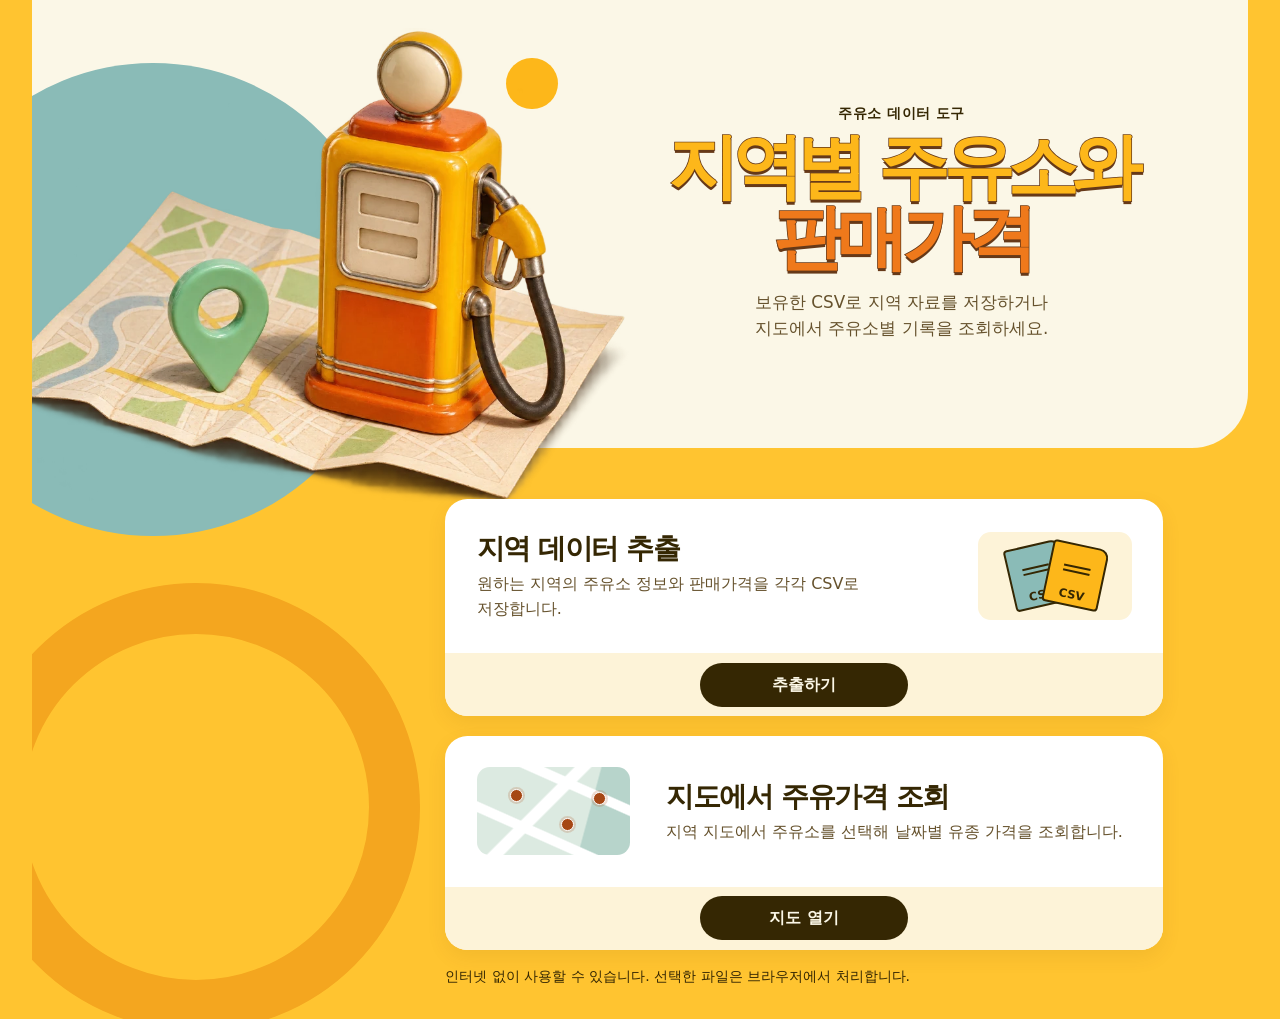
<file: index.html>
<!doctype html>
<html lang="ko">
<head>
  <meta charset="utf-8">
  <meta name="viewport" content="width=device-width, initial-scale=1">
  <title>주유소 데이터 도구</title>
  <link rel="stylesheet" href="./style.css">
</head>
<body class="home">
  <main class="campaign">
    <header class="hero">
      <div class="hero-visual" aria-hidden="true">
        <img src="./fuel-hero.webp" alt="" width="1100" height="733">
      </div>
      <div class="hero-copy">
        <p class="brand">주유소 데이터 도구</p>
        <h1><span>지역별 주유소와</span> <span>판매가격</span></h1>
        <p>보유한 CSV로 지역 자료를 저장하거나<br class="hero-break"> 지도에서 주유소별 기록을 조회하세요.</p>
      </div>
    </header>
    <nav class="menu-grid" aria-label="메인 메뉴">
      <a class="menu-card" href="./extract.html" aria-labelledby="extract-title">
        <div class="menu-card-top">
          <div>
            <h2 id="extract-title">지역 데이터 추출</h2>
            <p>원하는 지역의 주유소 정보와 판매가격을 각각 CSV로 저장합니다.</p>
          </div>
          <div class="file-visual" aria-hidden="true">
            <div class="mock-file"><span>CSV</span></div>
            <div class="mock-file"><span>CSV</span></div>
          </div>
        </div>
        <div class="menu-card-bottom"><span class="cta">추출하기</span></div>
      </a>
      <a class="menu-card menu-card-map" href="./map.html" aria-labelledby="map-menu-title">
        <div class="menu-card-top">
          <div>
            <h2 id="map-menu-title">지도에서 주유가격 조회</h2>
            <p>지역 지도에서 주유소를 선택해 날짜별 유종 가격을 조회합니다.</p>
          </div>
          <div class="map-visual" aria-hidden="true"><i></i><i></i><i></i></div>
        </div>
        <div class="menu-card-bottom"><span class="cta">지도 열기</span></div>
      </a>
    </nav>
    <p class="local-note">인터넷 없이 사용할 수 있습니다. 선택한 파일은 브라우저에서 처리합니다.</p>
  </main>
</body>
</html>
</file>
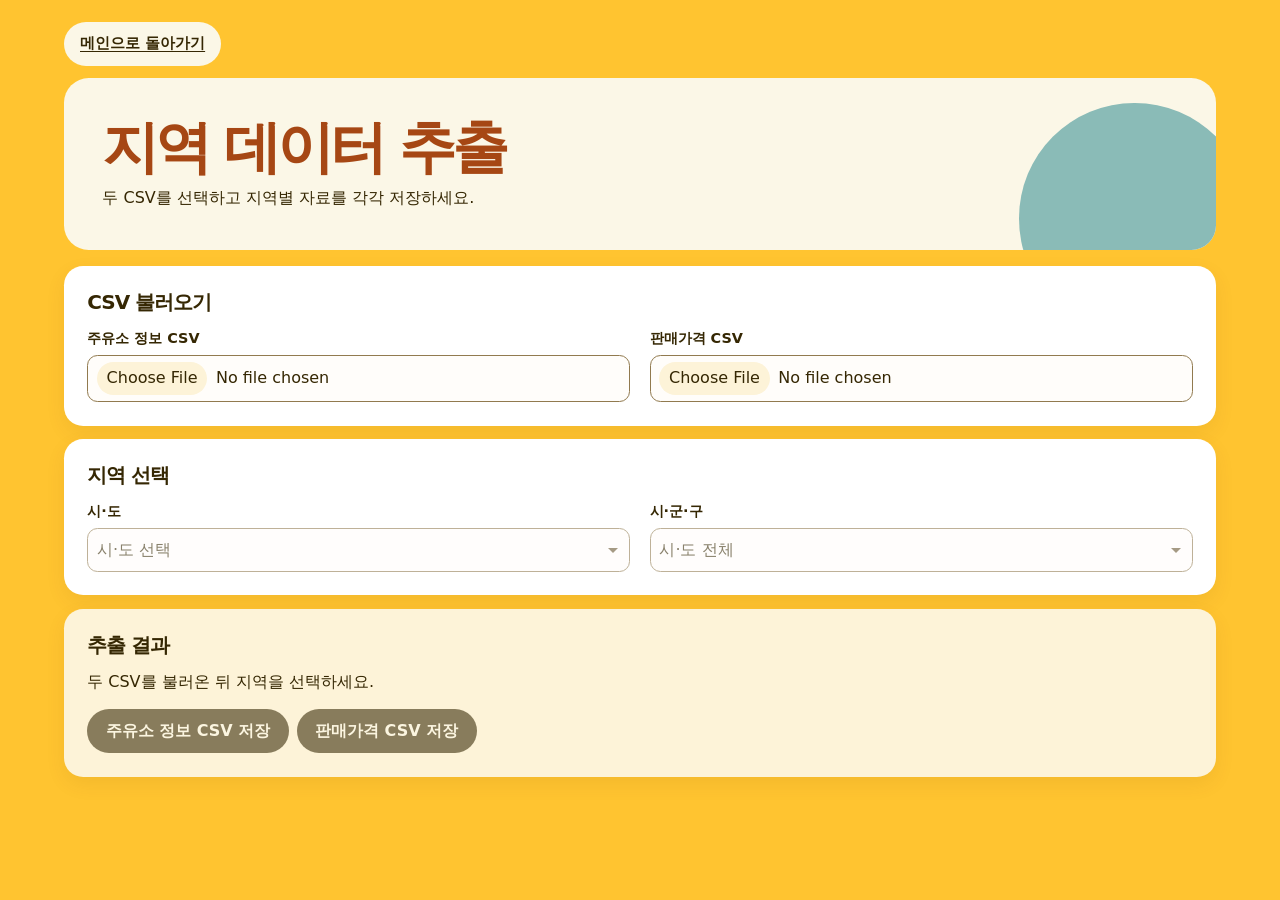
<file: extract.html>
<!doctype html>
<html lang="ko">
<head>
  <meta charset="utf-8">
  <meta name="viewport" content="width=device-width, initial-scale=1">
  <title>지역 데이터 추출 | 주유소 데이터 도구</title>
  <link rel="stylesheet" href="./style.css">
  <script defer src="./regions.js"></script>
  <script defer src="./data.js"></script>
  <script defer src="./app.js"></script>
</head>
<body class="workflow" data-page="extract">
  <main class="shell">
    <nav class="topbar" aria-label="페이지 이동"><a href="./index.html">메인으로 돌아가기</a></nav>
    <header class="page-heading">
      <h1>지역 데이터 추출</h1>
      <p>두 CSV를 선택하고 지역별 자료를 각각 저장하세요.</p>
    </header>
    <section class="panel" aria-labelledby="files-title">
      <h2 id="files-title">CSV 불러오기</h2>
      <div class="fields">
        <div><label for="stations">주유소 정보 CSV</label><input id="stations" type="file" accept=".csv,text/csv" aria-describedby="stations-note"><p id="stations-note" class="field-note" role="status"></p></div>
        <div><label for="prices">판매가격 CSV</label><input id="prices" type="file" accept=".csv,text/csv" aria-describedby="prices-note"><p id="prices-note" class="field-note" role="status"></p></div>
      </div>
    </section>
    <section class="panel" aria-labelledby="region-title">
      <h2 id="region-title">지역 선택</h2>
      <div class="fields">
        <div><label for="province">시·도</label><select id="province" disabled></select></div>
        <div><label for="district">시·군·구</label><select id="district" disabled></select></div>
      </div>
    </section>
    <section class="panel panel-cream" aria-labelledby="result-title">
      <h2 id="result-title">추출 결과</h2>
      <p id="result" role="status">두 CSV를 불러온 뒤 지역을 선택하세요.</p>
      <div class="actions">
        <button id="save-stations" disabled>주유소 정보 CSV 저장</button>
        <button id="save-prices" disabled>판매가격 CSV 저장</button>
      </div>
    </section>
  </main>
</body>
</html>
</file>
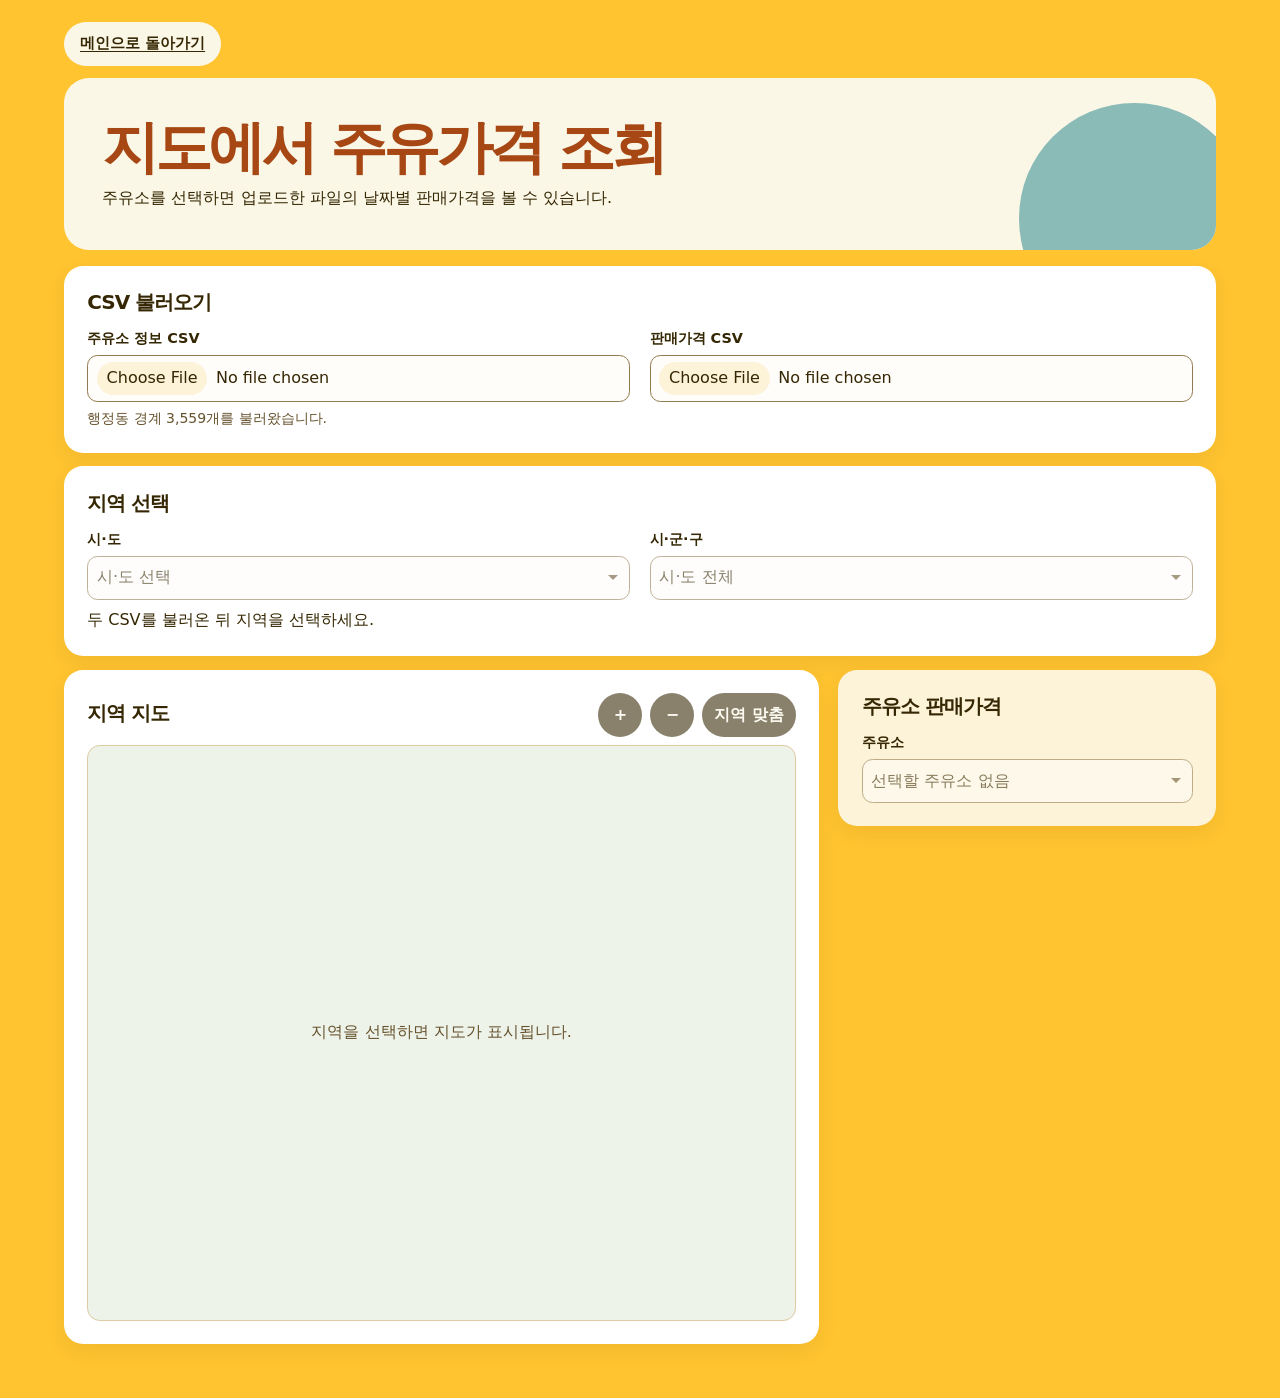
<file: map.html>
<!doctype html>
<html lang="ko">
<head>
  <meta charset="utf-8">
  <meta name="viewport" content="width=device-width, initial-scale=1">
  <title>지도에서 주유가격 조회 | 주유소 데이터 도구</title>
  <link rel="stylesheet" href="./style.css">
  <script defer src="./regions.js"></script>
  <script defer src="./data.js"></script>
  <script defer src="./map.js"></script>
  <script defer src="./app.js"></script>
</head>
<body class="workflow" data-page="map">
  <main class="shell">
    <nav class="topbar" aria-label="페이지 이동"><a href="./index.html">메인으로 돌아가기</a></nav>
    <header class="page-heading">
      <h1>지도에서 주유가격 조회</h1>
      <p>주유소를 선택하면 업로드한 파일의 날짜별 판매가격을 볼 수 있습니다.</p>
    </header>
    <section class="panel" aria-labelledby="files-title">
      <h2 id="files-title">CSV 불러오기</h2>
      <div class="fields">
        <div><label for="stations">주유소 정보 CSV</label><input id="stations" type="file" accept=".csv,text/csv" aria-describedby="stations-note"><p id="stations-note" class="field-note" role="status"></p></div>
        <div><label for="prices">판매가격 CSV</label><input id="prices" type="file" accept=".csv,text/csv" aria-describedby="prices-note"><p id="prices-note" class="field-note" role="status"></p></div>
      </div>
      <div id="boundary-picker" hidden>
        <label for="boundary">행정동 경계 파일</label>
        <input id="boundary" type="file" accept=".geojson,.json" aria-describedby="boundary-note">
      </div>
      <p id="boundary-note" class="field-note" role="status"></p>
    </section>
    <section class="panel" aria-labelledby="region-title">
      <h2 id="region-title">지역 선택</h2>
      <div class="fields">
        <div><label for="province">시·도</label><select id="province" disabled></select></div>
        <div><label for="district">시·군·구</label><select id="district" disabled></select></div>
      </div>
      <p id="result" role="status">두 CSV를 불러온 뒤 지역을 선택하세요.</p>
    </section>
    <div class="map-grid">
      <section class="panel map-panel" aria-labelledby="map-title">
        <div class="map-heading">
          <h2 id="map-title">지역 지도</h2>
          <div class="actions map-controls" aria-label="지도 조작">
            <button id="zoom-in" aria-label="지도 확대" disabled>+</button>
            <button id="zoom-out" aria-label="지도 축소" disabled>−</button>
            <button id="fit-map" disabled>지역 맞춤</button>
          </div>
        </div>
        <div class="map-area">
          <canvas id="map" aria-label="행정동 경계 및 주유소 위치 지도"></canvas>
          <p id="map-empty">지역을 선택하면 지도가 표시됩니다.</p>
        </div>
      </section>
      <section class="panel panel-cream" aria-labelledby="price-title">
        <h2 id="price-title">주유소 판매가격</h2>
        <label for="station">주유소</label>
        <select id="station" disabled><option value="">지역을 먼저 선택하세요</option></select>
        <div id="station-detail" aria-live="polite"></div>
        <div id="date-field" hidden>
          <label for="date">기록일</label>
          <select id="date"></select>
        </div>
        <div id="price-detail" aria-live="polite"></div>
      </section>
    </div>
  </main>
</body>
</html>
</file>
<file: style.css>
:root {
  color-scheme: light;
  font-family: "Noto Sans KR", "Malgun Gothic", system-ui, sans-serif;
  --campaign-bg: #ffc430;
  --hero-bg: #fbf7e7;
  --card-top: #fff;
  --card-bottom: #fdf3d8;
  --accent-mint: #8abbb7;
  --ink: #352703;
  --title-yellow: #fdb71a;
  --title-orange: #ef791b;
  --price-ink: #a64714;
  --muted: #66522d;
  --line: #decba3;
  --shadow: 0 .45rem 1.2rem #71430716;
  color: var(--ink);
  background: var(--campaign-bg);
}

* { box-sizing: border-box; }
body { margin: 0; font-size: 1rem; line-height: 1.55; }
h1, h2, p { margin: 0; }
h1, h2 { overflow-wrap: anywhere; }
h2 { font-size: 1.25rem; line-height: 1.3; letter-spacing: -.05em; font-weight: 800; }
p { word-break: keep-all; overflow-wrap: anywhere; }
a { color: inherit; }
[hidden] { display: none !important; }
:focus-visible { outline: 3px solid #703612; outline-offset: 4px; }

.campaign { max-width: 76rem; margin-inline: auto; isolation: isolate; overflow: hidden; }
.hero {
  position: relative;
  display: grid;
  grid-template-columns: .95fr 1.05fr;
  min-height: clamp(20rem, 35vw, 28rem);
  align-items: center;
  background: var(--hero-bg);
  border-radius: 0 0 3.5rem 3.5rem;
}
.hero-visual {
  align-self: stretch;
  position: relative;
  min-width: 0;
  pointer-events: none;
}
.hero-visual::before, .hero-visual::after {
  content: "";
  position: absolute;
  border-radius: 50%;
  background: var(--accent-mint);
}
.hero-visual::before { width: 82%; aspect-ratio: 1; top: 14%; left: -20%; }
.hero-visual::after { width: clamp(1.2rem, 4vw, 3.5rem); height: clamp(1.2rem, 4vw, 3.5rem); top: 13%; right: 9%; background: var(--title-yellow); }
.hero-visual img {
  display: block;
  position: absolute;
  z-index: 1;
  width: 125%;
  height: 126%;
  object-fit: contain;
  object-position: center;
  left: -11%;
  top: -3%;
}
.hero-copy { position: relative; z-index: 2; text-align: center; padding: 2.25rem clamp(1rem, 5vw, 4.75rem) 2.5rem .6rem; }
.brand { font-size: .85rem; letter-spacing: .04em; font-weight: 800; }
.hero h1 {
  margin: .5rem 0 1rem;
  font-size: clamp(2.5rem, 5.55vw, 5rem);
  font-weight: 900;
  line-height: .99;
  letter-spacing: -.095em;
  paint-order: stroke fill;
  -webkit-text-stroke: 1.5px #663918;
  text-shadow: 0 3px #663918;
}
.hero h1 span { display: block; color: var(--title-yellow); }
.hero h1 span + span { color: var(--title-orange); }
.hero-copy > p:last-child { font-size: clamp(.94rem, 1.35vw, 1.05rem); color: var(--muted); }

.menu-grid {
  position: relative;
  display: grid;
  gap: clamp(.9rem, 2vw, 1.25rem);
  width: min(59%, 46rem);
  margin: clamp(2rem, 4vw, 3.4rem) 7% 0 auto;
  z-index: 2;
}
.menu-grid::before {
  content: "";
  position: absolute;
  width: clamp(12rem, 27vw, 22rem);
  aspect-ratio: 1;
  border: clamp(1.75rem, 4vw, 3.75rem) solid #f4a61f;
  border-radius: 50%;
  right: calc(100% + 2vw);
  bottom: -18%;
  z-index: -1;
  pointer-events: none;
}
.menu-card { display: block; border-radius: 1.4rem; color: inherit; background: var(--card-top); box-shadow: var(--shadow); text-decoration: none; overflow: hidden; }
.menu-card:hover .cta { background: #583a0b; }
.menu-card-top { display: grid; grid-template-columns: minmax(0, 1fr) clamp(4.8rem, 12vw, 10rem); align-items: center; gap: clamp(.65rem, 3vw, 2.25rem); padding: clamp(1.05rem, 2.75vw, 1.95rem); min-height: 8.25rem; }
.menu-card-top h2 { font-size: clamp(1.18rem, 2.5vw, 1.78rem); margin-bottom: .3rem; }
.menu-card-top p { color: var(--muted); }
.menu-card-map .menu-card-top { grid-template-columns: clamp(4.8rem, 12vw, 10rem) minmax(0, 1fr); }
.menu-card-map .map-visual { grid-column: 1; grid-row: 1; }
.menu-card-map .menu-card-top > div:first-child { grid-column: 2; grid-row: 1; }
.menu-card-bottom { display: grid; place-items: center; padding: .6rem 1rem; background: var(--card-bottom); }
.cta, button { display: inline-flex; justify-content: center; align-items: center; min-height: 2.75rem; border: 0; border-radius: 999px; padding: .5rem 1.15rem; color: var(--hero-bg); background: var(--ink); font-weight: 750; line-height: 1.25; text-align: center; }
.cta { min-width: min(13rem, 100%); }
.local-note { margin: 1rem 7% 0 auto; width: min(59%, 46rem); padding-bottom: 2rem; font-size: .875rem; color: var(--ink); }

.file-visual, .map-visual {
  position: relative;
  height: clamp(3.6rem, 8vw, 5.5rem);
  border-radius: .8rem;
  background: var(--card-bottom);
}
.mock-file {
  position: absolute;
  width: 37%;
  height: 72%;
  top: 13%;
  left: 20%;
  display: grid;
  place-items: end center;
  padding-bottom: .18rem;
  border: 2px solid var(--ink);
  border-radius: .24rem .6rem .24rem .24rem;
  transform: rotate(-13deg);
  background: var(--accent-mint);
}
.mock-file + .mock-file { left: 45%; transform: rotate(12deg); background: var(--title-yellow); }
.mock-file span { font: 800 clamp(.5rem, 1.1vw, .72rem)/1.2 system-ui, sans-serif; }
.mock-file::before { content: ""; position: absolute; width: 50%; height: 2px; top: 33%; left: 25%; background: var(--ink); box-shadow: 0 5px var(--ink); }
.map-visual {
  overflow: hidden;
  background-color: #dceae1;
  background-image: linear-gradient(135deg, transparent 40%, var(--card-top) 41% 47%, transparent 48%), linear-gradient(24deg, transparent 27%, var(--card-top) 28% 34%, transparent 35% 68%, var(--card-top) 69% 75%, transparent 76%), linear-gradient(105deg, transparent 70%, #b7d4cb 71%);
}
.map-visual i { position: absolute; width: clamp(.45rem, 1vw, .8rem); aspect-ratio: 1; background: var(--price-ink); border: 1px solid #fff; border-radius: 50%; top: 25%; left: 22%; box-shadow: 0 0 0 2px #a6471430; }
.map-visual i:nth-child(2) { top: 58%; left: 55%; }
.map-visual i:nth-child(3) { top: 28%; left: 76%; }

.shell { width: min(72rem, calc(100% - 2rem)); margin-inline: auto; padding: 1.35rem 0 2.5rem; }
.topbar { margin-bottom: .75rem; }
.topbar a { display: inline-flex; align-items: center; min-height: 2.75rem; border-radius: 999px; padding: .45rem 1rem; font-size: .92rem; font-weight: 750; background: var(--hero-bg); text-underline-offset: .17em; }
.page-heading { position: relative; isolation: isolate; overflow: hidden; margin-bottom: 1rem; padding: clamp(1.25rem, 4vw, 2.4rem); border-radius: 1.55rem; background: var(--hero-bg); }
.page-heading::after { content: ""; position: absolute; z-index: -1; right: -2.1rem; bottom: -5.25rem; width: clamp(7rem, 18vw, 15rem); aspect-ratio: 1; border-radius: 50%; background: var(--accent-mint); }
.page-heading h1 { font-size: clamp(1.8rem, 5vw, 3.55rem); letter-spacing: -.07em; font-weight: 900; line-height: 1.1; color: var(--price-ink); }
.page-heading p { margin-top: .5rem; color: var(--ink); }
.fields, .map-grid { display: grid; grid-template-columns: repeat(2, minmax(0, 1fr)); gap: .85rem 1.2rem; }
.panel { min-width: 0; padding: clamp(1rem, 3vw, 1.45rem); border-radius: 1.2rem; background: var(--card-top); margin-bottom: .85rem; box-shadow: var(--shadow); }
.panel-cream { background: var(--card-bottom); }
.panel h2 { margin-bottom: .75rem; }
.field-note { color: var(--muted); font-size: .875rem; margin-top: .35rem; }
.field-note:empty { display: none; }
.field-note[data-error] { color: #9c2c1b; }
label { display: block; margin-bottom: .35rem; font-weight: 750; font-size: .9rem; }
input, select, button { font: inherit; }
input[type="file"], select { width: 100%; min-height: 2.75rem; border: 1px solid #917a4f; border-radius: .65rem; padding: .4rem .55rem; color: inherit; background-color: #fffdfa; }
select { appearance: none; padding-right: 2rem; background-image: linear-gradient(45deg, transparent 49%, var(--muted) 51%), linear-gradient(135deg, var(--muted) 49%, transparent 51%); background-position: right 16px center, right 11px center; background-size: 5px 5px; background-repeat: no-repeat; text-overflow: ellipsis; }
input::file-selector-button { margin-right: .55rem; padding: .25rem .6rem; border: 0; border-radius: 999px; background: var(--card-bottom); color: var(--ink); font: inherit; cursor: pointer; }
button { font-weight: 750; cursor: pointer; }
button:hover:enabled { background: #583a0b; }
button:disabled, select:disabled { opacity: .58; cursor: default; }
.actions { display: flex; gap: .5rem; flex-wrap: wrap; }
#result { margin-top: .55rem; }
#result + .actions, #boundary-picker, #date-field, #station-detail:not(:empty), #price-detail:not(:empty) { margin-top: .9rem; }
.map-grid { grid-template-columns: minmax(0, 2fr) minmax(16rem, 1fr); align-items: start; }
.map-heading { display: flex; flex-wrap: wrap; justify-content: space-between; gap: .5rem; align-items: baseline; margin-bottom: .45rem; }
.map-controls button { min-width: 2.75rem; padding-inline: .75rem; }
.map-area { position: relative; height: clamp(21rem, 56vw, 36rem); border: 1px solid var(--line); background: #eef3ea; border-radius: .8rem; overflow: hidden; }
canvas { display: block; width: 100%; height: 100%; touch-action: none; cursor: grab; }
canvas:active { cursor: grabbing; }
#map-empty { position: absolute; inset: 0; display: grid; place-items: center; padding: 1rem; text-align: center; pointer-events: none; color: var(--muted); }
#station-detail p:first-child { font-weight: 800; }
.station-address { color: var(--muted); font-size: .9rem; }
.price-table { width: 100%; border-collapse: collapse; font-variant-numeric: tabular-nums; }
.price-table td, .price-table th { padding: .4rem .2rem; border-bottom: 1px solid var(--line); }
.price-table th { text-align: left; font-weight: 600; }
.price-table td { text-align: right; color: var(--price-ink); font-weight: 800; }

@media (max-width: 48rem) {
  .fields, .map-grid { grid-template-columns: minmax(0, 1fr); }
  .menu-grid, .local-note { width: min(72%, 37rem); }
}

@media (max-width: 36rem) {
  .hero { min-height: 15rem; border-radius: 0 0 2rem 2rem; grid-template-columns: minmax(0, .8fr) minmax(0, 1.35fr); }
  .hero-visual::before { top: 29%; left: -42%; width: 125%; }
  .hero-visual::after { top: 20%; right: 5%; }
  .hero-visual img { width: 160%; height: 110%; left: -42%; top: 4%; }
  .hero-copy { padding: 1.3rem .85rem 1.5rem .15rem; }
  .hero h1 { font-size: clamp(1.7rem, 6.25vw, 2.65rem); -webkit-text-stroke-width: 1px; text-shadow: 0 2px #663918; }
  .hero-copy > p:last-child { font-size: .875rem; }
  .hero-break { display: none; }
  .menu-grid, .local-note { width: calc(100% - 2rem); margin-inline: auto; }
  .menu-grid { margin-top: 1.5rem; }
  .menu-grid::before { display: none; }
  .menu-card-top p { font-size: .925rem; }
  .page-heading::after { bottom: -4.5rem; right: -3rem; }
}
</file>
